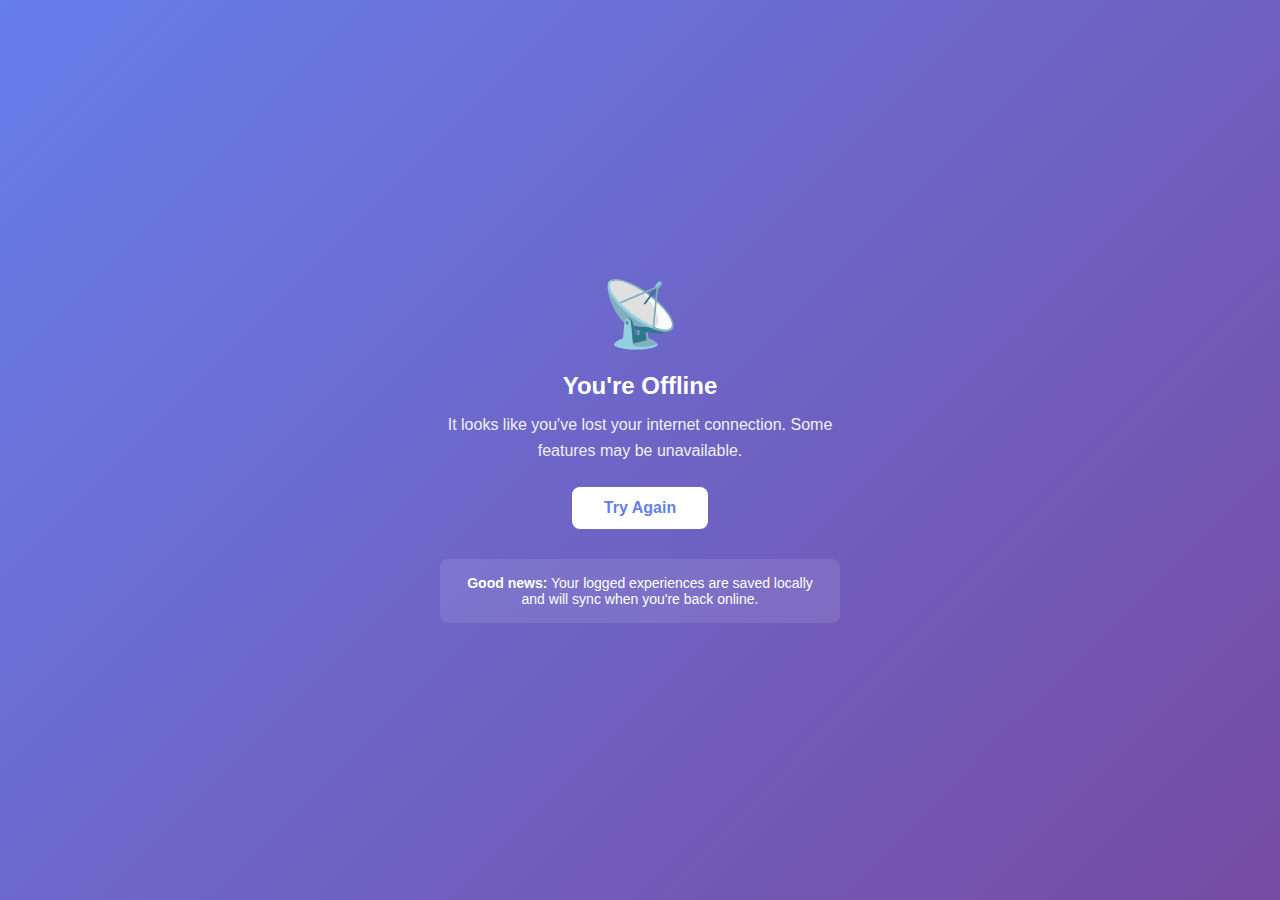
<file: offline.html>
<!DOCTYPE html>
<html lang="en">
<head>
    <meta charset="UTF-8">
    <meta name="viewport" content="width=device-width, initial-scale=1.0">
    <title>Offline - Taste Signature</title>
    <style>
        * { margin: 0; padding: 0; box-sizing: border-box; }
        body {
            font-family: -apple-system, BlinkMacSystemFont, "Segoe UI", Roboto, sans-serif;
            min-height: 100vh;
            display: flex;
            align-items: center;
            justify-content: center;
            background: linear-gradient(135deg, #667eea 0%, #764ba2 100%);
            color: white;
            text-align: center;
            padding: 20px;
        }
        .offline-container {
            max-width: 400px;
        }
        .offline-icon {
            font-size: 64px;
            margin-bottom: 20px;
        }
        h1 {
            font-size: 24px;
            margin-bottom: 12px;
        }
        p {
            opacity: 0.9;
            margin-bottom: 24px;
            line-height: 1.6;
        }
        .retry-btn {
            background: white;
            color: #667eea;
            border: none;
            padding: 12px 32px;
            border-radius: 8px;
            font-size: 16px;
            font-weight: 600;
            cursor: pointer;
            transition: transform 0.2s;
        }
        .retry-btn:hover {
            transform: scale(1.05);
        }
        .saved-data-note {
            margin-top: 30px;
            padding: 16px;
            background: rgba(255,255,255,0.1);
            border-radius: 8px;
            font-size: 14px;
        }
    </style>
</head>
<body>
    <div class="offline-container">
        <div class="offline-icon">📡</div>
        <h1>You're Offline</h1>
        <p>It looks like you've lost your internet connection. Some features may be unavailable.</p>
        <button class="retry-btn" onclick="window.location.reload()">
            Try Again
        </button>
        <div class="saved-data-note">
            <strong>Good news:</strong> Your logged experiences are saved locally and will sync when you're back online.
        </div>
    </div>
</body>
</html>
</file>
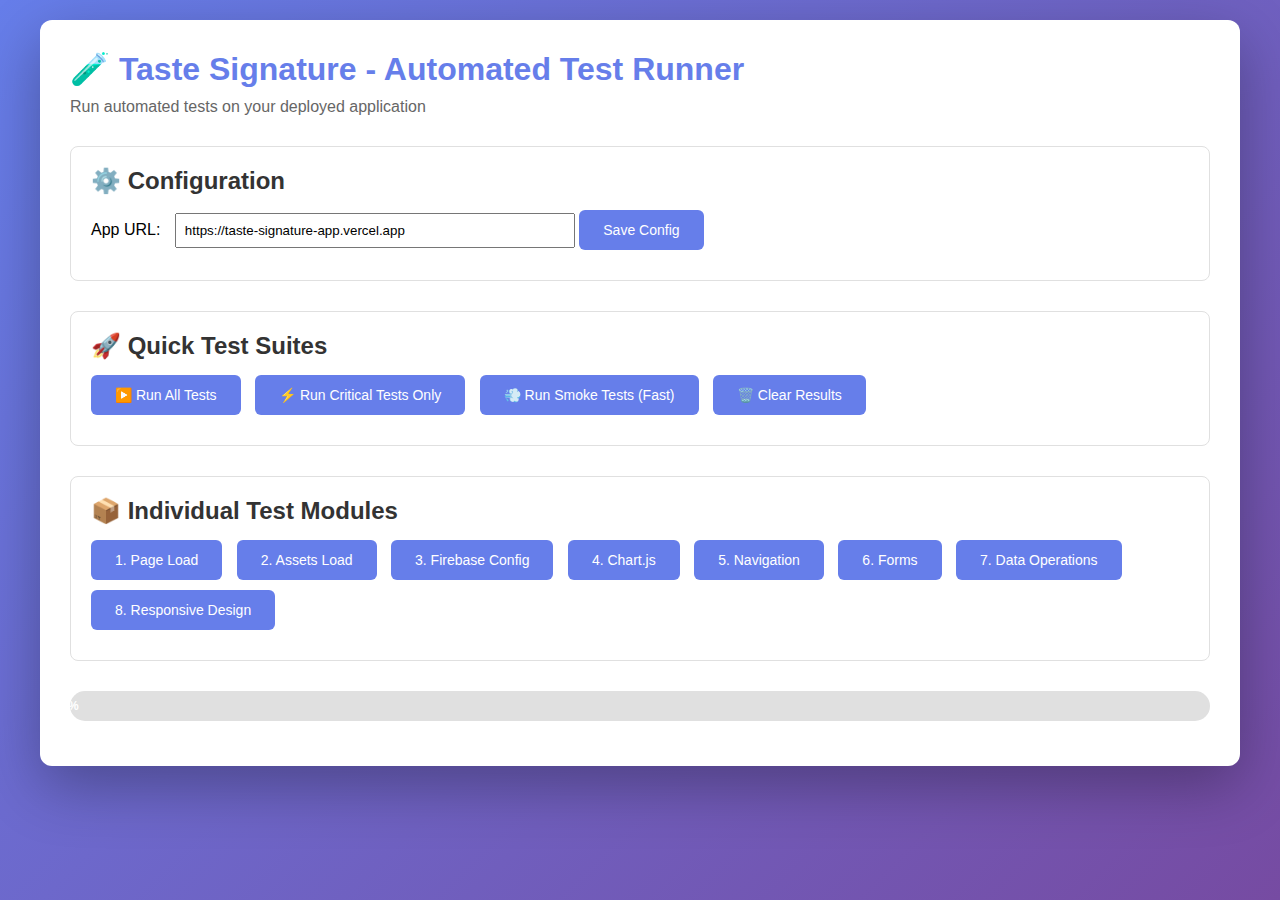
<file: test-runner.html>
<!DOCTYPE html>
<html lang="en">
<head>
    <meta charset="UTF-8">
    <meta name="viewport" content="width=device-width, initial-scale=1.0">
    <title>Taste Signature - Automated Test Runner</title>
    <style>
        * { margin: 0; padding: 0; box-sizing: border-box; }
        body {
            font-family: -apple-system, BlinkMacSystemFont, 'Segoe UI', sans-serif;
            background: linear-gradient(135deg, #667eea 0%, #764ba2 100%);
            min-height: 100vh;
            padding: 20px;
        }
        .container {
            max-width: 1200px;
            margin: 0 auto;
            background: white;
            border-radius: 12px;
            padding: 30px;
            box-shadow: 0 20px 60px rgba(0,0,0,0.3);
        }
        h1 {
            color: #667eea;
            margin-bottom: 10px;
        }
        .subtitle {
            color: #666;
            margin-bottom: 30px;
        }
        .test-section {
            margin-bottom: 30px;
            border: 1px solid #e0e0e0;
            border-radius: 8px;
            padding: 20px;
        }
        .test-section h2 {
            color: #333;
            margin-bottom: 15px;
            display: flex;
            align-items: center;
            gap: 10px;
        }
        .btn {
            background: #667eea;
            color: white;
            border: none;
            padding: 12px 24px;
            border-radius: 6px;
            cursor: pointer;
            font-size: 14px;
            margin-right: 10px;
            margin-bottom: 10px;
            transition: all 0.3s;
        }
        .btn:hover { background: #5568d3; transform: translateY(-2px); }
        .btn:disabled { background: #ccc; cursor: not-allowed; transform: none; }
        .results {
            margin-top: 15px;
            padding: 15px;
            border-radius: 6px;
            font-family: monospace;
            font-size: 13px;
            white-space: pre-wrap;
            max-height: 400px;
            overflow-y: auto;
        }
        .results.pending { background: #fff3cd; border: 1px solid #ffc107; }
        .results.running { background: #cfe2ff; border: 1px solid #0d6efd; }
        .results.success { background: #d1e7dd; border: 1px solid #198754; }
        .results.error { background: #f8d7da; border: 1px solid #dc3545; }
        .progress-bar {
            width: 100%;
            height: 30px;
            background: #e0e0e0;
            border-radius: 15px;
            overflow: hidden;
            margin: 15px 0;
        }
        .progress-fill {
            height: 100%;
            background: linear-gradient(90deg, #667eea 0%, #764ba2 100%);
            width: 0%;
            transition: width 0.3s;
            display: flex;
            align-items: center;
            justify-content: center;
            color: white;
            font-weight: bold;
            font-size: 12px;
        }
        .test-item {
            padding: 8px 12px;
            margin: 5px 0;
            border-radius: 4px;
            display: flex;
            align-items: center;
            gap: 10px;
        }
        .test-item.pass { background: #d1e7dd; }
        .test-item.fail { background: #f8d7da; }
        .test-item.pending { background: #e2e3e5; }
        .icon { font-size: 18px; }
        .summary {
            background: #f8f9fa;
            padding: 20px;
            border-radius: 8px;
            margin-top: 30px;
        }
        .summary h3 { margin-bottom: 15px; }
        .stat-grid {
            display: grid;
            grid-template-columns: repeat(auto-fit, minmax(200px, 1fr));
            gap: 15px;
        }
        .stat-card {
            background: white;
            padding: 15px;
            border-radius: 6px;
            text-align: center;
            border: 2px solid #e0e0e0;
        }
        .stat-value {
            font-size: 32px;
            font-weight: bold;
            margin: 10px 0;
        }
        .stat-label { color: #666; font-size: 14px; }
        .stat-card.success .stat-value { color: #198754; }
        .stat-card.error .stat-value { color: #dc3545; }
        .stat-card.warning .stat-value { color: #ffc107; }
    </style>
</head>
<body>
    <div class="container">
        <h1>🧪 Taste Signature - Automated Test Runner</h1>
        <p class="subtitle">Run automated tests on your deployed application</p>

        <div class="test-section">
            <h2>⚙️ Configuration</h2>
            <label>App URL: <input type="text" id="appUrl" value="https://taste-signature-app.vercel.app" style="width: 400px; padding: 8px; margin-left: 10px;"></label>
            <button class="btn" onclick="saveConfig()">Save Config</button>
        </div>

        <div class="test-section">
            <h2>🚀 Quick Test Suites</h2>
            <button class="btn" onclick="runAllTests()">▶️ Run All Tests</button>
            <button class="btn" onclick="runCriticalTests()">⚡ Run Critical Tests Only</button>
            <button class="btn" onclick="runSmokeTests()">💨 Run Smoke Tests (Fast)</button>
            <button class="btn" onclick="clearResults()">🗑️ Clear Results</button>
        </div>

        <div class="test-section">
            <h2>📦 Individual Test Modules</h2>
            <button class="btn" onclick="testPageLoad()">1. Page Load</button>
            <button class="btn" onclick="testAssets()">2. Assets Load</button>
            <button class="btn" onclick="testFirebase()">3. Firebase Config</button>
            <button class="btn" onclick="testCharts()">4. Chart.js</button>
            <button class="btn" onclick="testNavigation()">5. Navigation</button>
            <button class="btn" onclick="testForms()">6. Forms</button>
            <button class="btn" onclick="testDataSync()">7. Data Operations</button>
            <button class="btn" onclick="testResponsive()">8. Responsive Design</button>
        </div>

        <div class="progress-bar">
            <div class="progress-fill" id="progressBar">0%</div>
        </div>

        <div id="testResults"></div>

        <div class="summary" id="summary" style="display: none;">
            <h3>📊 Test Summary</h3>
            <div class="stat-grid">
                <div class="stat-card success">
                    <div class="stat-label">Passed</div>
                    <div class="stat-value" id="passedCount">0</div>
                </div>
                <div class="stat-card error">
                    <div class="stat-label">Failed</div>
                    <div class="stat-value" id="failedCount">0</div>
                </div>
                <div class="stat-card warning">
                    <div class="stat-label">Skipped</div>
                    <div class="stat-value" id="skippedCount">0</div>
                </div>
                <div class="stat-card">
                    <div class="stat-label">Total Tests</div>
                    <div class="stat-value" id="totalCount">0</div>
                </div>
            </div>
        </div>
    </div>

    <script>
        let testResults = [];
        let appUrl = 'https://taste-signature-app.vercel.app';

        function saveConfig() {
            appUrl = document.getElementById('appUrl').value;
            localStorage.setItem('taste_test_app_url', appUrl);
            showResult('Config', `✅ Saved app URL: ${appUrl}`, 'success');
        }

        function showResult(testName, message, status) {
            const resultsDiv = document.getElementById('testResults');
            const resultEl = document.createElement('div');
            resultEl.className = `results ${status}`;
            resultEl.innerHTML = `<strong>[${testName}]</strong>\n${message}\n${new Date().toLocaleTimeString()}`;
            resultsDiv.appendChild(resultEl);
            resultsDiv.scrollTop = resultsDiv.scrollHeight;

            testResults.push({ testName, message, status, timestamp: new Date() });
            updateSummary();
        }

        function updateProgress(current, total) {
            const percentage = Math.round((current / total) * 100);
            const progressBar = document.getElementById('progressBar');
            progressBar.style.width = percentage + '%';
            progressBar.textContent = percentage + '%';
        }

        function updateSummary() {
            const passed = testResults.filter(r => r.status === 'success').length;
            const failed = testResults.filter(r => r.status === 'error').length;
            const skipped = testResults.filter(r => r.status === 'pending').length;

            document.getElementById('passedCount').textContent = passed;
            document.getElementById('failedCount').textContent = failed;
            document.getElementById('skippedCount').textContent = skipped;
            document.getElementById('totalCount').textContent = testResults.length;
            document.getElementById('summary').style.display = 'block';
        }

        function clearResults() {
            document.getElementById('testResults').innerHTML = '';
            testResults = [];
            updateProgress(0, 100);
            document.getElementById('summary').style.display = 'none';
        }

        // Test 1: Page Load
        async function testPageLoad() {
            showResult('Page Load', '⏳ Testing page load...', 'running');
            try {
                const startTime = performance.now();
                const response = await fetch(appUrl);
                const endTime = performance.now();
                const loadTime = Math.round(endTime - startTime);

                if (response.ok) {
                    const html = await response.text();
                    if (html.includes('Taste Signature')) {
                        showResult('Page Load', `✅ PASS: Page loaded in ${loadTime}ms\n✓ Title found\n✓ Status: ${response.status}`, 'success');
                    } else {
                        showResult('Page Load', `❌ FAIL: Page loaded but title missing`, 'error');
                    }
                } else {
                    showResult('Page Load', `❌ FAIL: HTTP ${response.status}`, 'error');
                }
            } catch (error) {
                showResult('Page Load', `❌ FAIL: ${error.message}`, 'error');
            }
        }

        // Test 2: Assets
        async function testAssets() {
            showResult('Assets', '⏳ Testing critical assets...', 'running');
            const assets = [
                '/styles.css',
                '/app.js',
                '/auth.js',
                '/firebase-config.js',
                '/manifest.json'
            ];

            let passed = 0;
            let failed = 0;
            let results = [];

            for (const asset of assets) {
                try {
                    const response = await fetch(appUrl + asset);
                    if (response.ok) {
                        passed++;
                        results.push(`✓ ${asset}`);
                    } else {
                        failed++;
                        results.push(`✗ ${asset} (${response.status})`);
                    }
                } catch (error) {
                    failed++;
                    results.push(`✗ ${asset} (Error)`);
                }
            }

            const status = failed === 0 ? 'success' : 'error';
            showResult('Assets', `${passed}/${assets.length} assets loaded\n\n${results.join('\n')}`, status);
        }

        // Test 3: Firebase Config
        async function testFirebase() {
            showResult('Firebase', '⏳ Checking Firebase configuration...', 'running');
            try {
                const response = await fetch(appUrl + '/firebase-config.js');
                const code = await response.text();

                const checks = [
                    { name: 'API Key', test: code.includes('apiKey:') },
                    { name: 'Auth Domain', test: code.includes('authDomain:') },
                    { name: 'Project ID', test: code.includes('projectId:') },
                    { name: 'Firebase Init', test: code.includes('firebase.initializeApp') }
                ];

                const passed = checks.filter(c => c.test).length;
                const results = checks.map(c => `${c.test ? '✓' : '✗'} ${c.name}`);

                showResult('Firebase', `${passed}/${checks.length} checks passed\n\n${results.join('\n')}`,
                    passed === checks.length ? 'success' : 'error');
            } catch (error) {
                showResult('Firebase', `❌ FAIL: ${error.message}`, 'error');
            }
        }

        // Test 4: Chart.js
        async function testCharts() {
            showResult('Chart.js', '⏳ Checking Chart.js library...', 'running');
            try {
                const response = await fetch(appUrl);
                const html = await response.text();

                const hasChartJs = html.includes('chart.js') || html.includes('chartjs');
                const hasCanvasElements = html.includes('<canvas');

                if (hasChartJs && hasCanvasElements) {
                    showResult('Chart.js', `✅ PASS: Chart.js detected\n✓ Library loaded\n✓ Canvas elements found`, 'success');
                } else {
                    showResult('Chart.js', `⚠️ WARNING: Chart.js or canvas elements missing`, 'error');
                }
            } catch (error) {
                showResult('Chart.js', `❌ FAIL: ${error.message}`, 'error');
            }
        }

        // Test 5: Navigation
        async function testNavigation() {
            showResult('Navigation', '⏳ Testing navigation structure...', 'running');
            try {
                const response = await fetch(appUrl);
                const html = await response.text();

                const navItems = [
                    'Overview',
                    'Log Experience',
                    'Shape of Taste',
                    'Need States',
                    'Compare Products'
                ];

                const found = navItems.filter(item => html.includes(item)).length;
                const results = navItems.map(item =>
                    `${html.includes(item) ? '✓' : '✗'} ${item}`
                );

                showResult('Navigation', `${found}/${navItems.length} nav items found\n\n${results.join('\n')}`,
                    found === navItems.length ? 'success' : 'error');
            } catch (error) {
                showResult('Navigation', `❌ FAIL: ${error.message}`, 'error');
            }
        }

        // Test 6: Forms
        async function testForms() {
            showResult('Forms', '⏳ Checking form elements...', 'running');
            try {
                const response = await fetch(appUrl);
                const html = await response.text();

                const checks = [
                    { name: 'Product Name Input', test: html.includes('Product Name') || html.includes('productName') },
                    { name: 'Sliders', test: html.includes('type="range"') || html.includes('slider') },
                    { name: 'Submit Button', test: html.includes('Submit') || html.includes('submit') },
                    { name: 'Form Element', test: html.includes('<form') }
                ];

                const passed = checks.filter(c => c.test).length;
                const results = checks.map(c => `${c.test ? '✓' : '✗'} ${c.name}`);

                showResult('Forms', `${passed}/${checks.length} form elements found\n\n${results.join('\n')}`,
                    passed >= 3 ? 'success' : 'error');
            } catch (error) {
                showResult('Forms', `❌ FAIL: ${error.message}`, 'error');
            }
        }

        // Test 7: Data Operations
        async function testDataSync() {
            showResult('Data Operations', '⏳ Checking data layer...', 'running');
            try {
                const response = await fetch(appUrl + '/firestore-data.js');
                if (response.ok) {
                    const code = await response.text();
                    const checks = [
                        { name: 'FirestoreDataManager', test: code.includes('FirestoreDataManager') },
                        { name: 'Save Function', test: code.includes('saveExperiences') },
                        { name: 'Load Function', test: code.includes('loadExperiences') },
                        { name: 'Sync Function', test: code.includes('sync') }
                    ];

                    const passed = checks.filter(c => c.test).length;
                    const results = checks.map(c => `${c.test ? '✓' : '✗'} ${c.name}`);

                    showResult('Data Operations', `${passed}/${checks.length} operations found\n\n${results.join('\n')}`,
                        passed >= 3 ? 'success' : 'error');
                } else {
                    showResult('Data Operations', `⚠️ firestore-data.js not accessible`, 'error');
                }
            } catch (error) {
                showResult('Data Operations', `❌ FAIL: ${error.message}`, 'error');
            }
        }

        // Test 8: Responsive Design
        async function testResponsive() {
            showResult('Responsive Design', '⏳ Checking responsive CSS...', 'running');
            try {
                const response = await fetch(appUrl + '/mobile-responsive.css');
                if (response.ok) {
                    const css = await response.text();
                    const checks = [
                        { name: 'Mobile Media Query', test: css.includes('@media') && css.includes('max-width') },
                        { name: 'Flexbox/Grid', test: css.includes('display: flex') || css.includes('display: grid') },
                        { name: 'Viewport Units', test: css.includes('vw') || css.includes('vh') }
                    ];

                    const passed = checks.filter(c => c.test).length;
                    const results = checks.map(c => `${c.test ? '✓' : '✗'} ${c.name}`);

                    showResult('Responsive Design', `${passed}/${checks.length} responsive features found\n\n${results.join('\n')}`,
                        passed >= 2 ? 'success' : 'error');
                } else {
                    showResult('Responsive Design', `✅ PASS: mobile-responsive.css loaded`, 'success');
                }
            } catch (error) {
                showResult('Responsive Design', `⚠️ Could not verify: ${error.message}`, 'pending');
            }
        }

        // Run All Tests
        async function runAllTests() {
            clearResults();
            const tests = [
                testPageLoad,
                testAssets,
                testFirebase,
                testCharts,
                testNavigation,
                testForms,
                testDataSync,
                testResponsive
            ];

            for (let i = 0; i < tests.length; i++) {
                updateProgress(i, tests.length);
                await tests[i]();
                await new Promise(resolve => setTimeout(resolve, 500));
            }
            updateProgress(tests.length, tests.length);
            showResult('Complete', `✅ All tests completed!`, 'success');
        }

        // Run Critical Tests Only
        async function runCriticalTests() {
            clearResults();
            const tests = [testPageLoad, testAssets, testFirebase, testNavigation];

            for (let i = 0; i < tests.length; i++) {
                updateProgress(i, tests.length);
                await tests[i]();
                await new Promise(resolve => setTimeout(resolve, 500));
            }
            updateProgress(tests.length, tests.length);
            showResult('Complete', `✅ Critical tests completed!`, 'success');
        }

        // Run Smoke Tests (Fast)
        async function runSmokeTests() {
            clearResults();
            const tests = [testPageLoad, testAssets];

            for (let i = 0; i < tests.length; i++) {
                updateProgress(i, tests.length);
                await tests[i]();
                await new Promise(resolve => setTimeout(resolve, 300));
            }
            updateProgress(tests.length, tests.length);
            showResult('Complete', `✅ Smoke tests completed!`, 'success');
        }

        // Load saved config on startup
        window.onload = function() {
            const savedUrl = localStorage.getItem('taste_test_app_url');
            if (savedUrl) {
                document.getElementById('appUrl').value = savedUrl;
                appUrl = savedUrl;
            }
        };
    </script>
</body>
</html>
</file>
